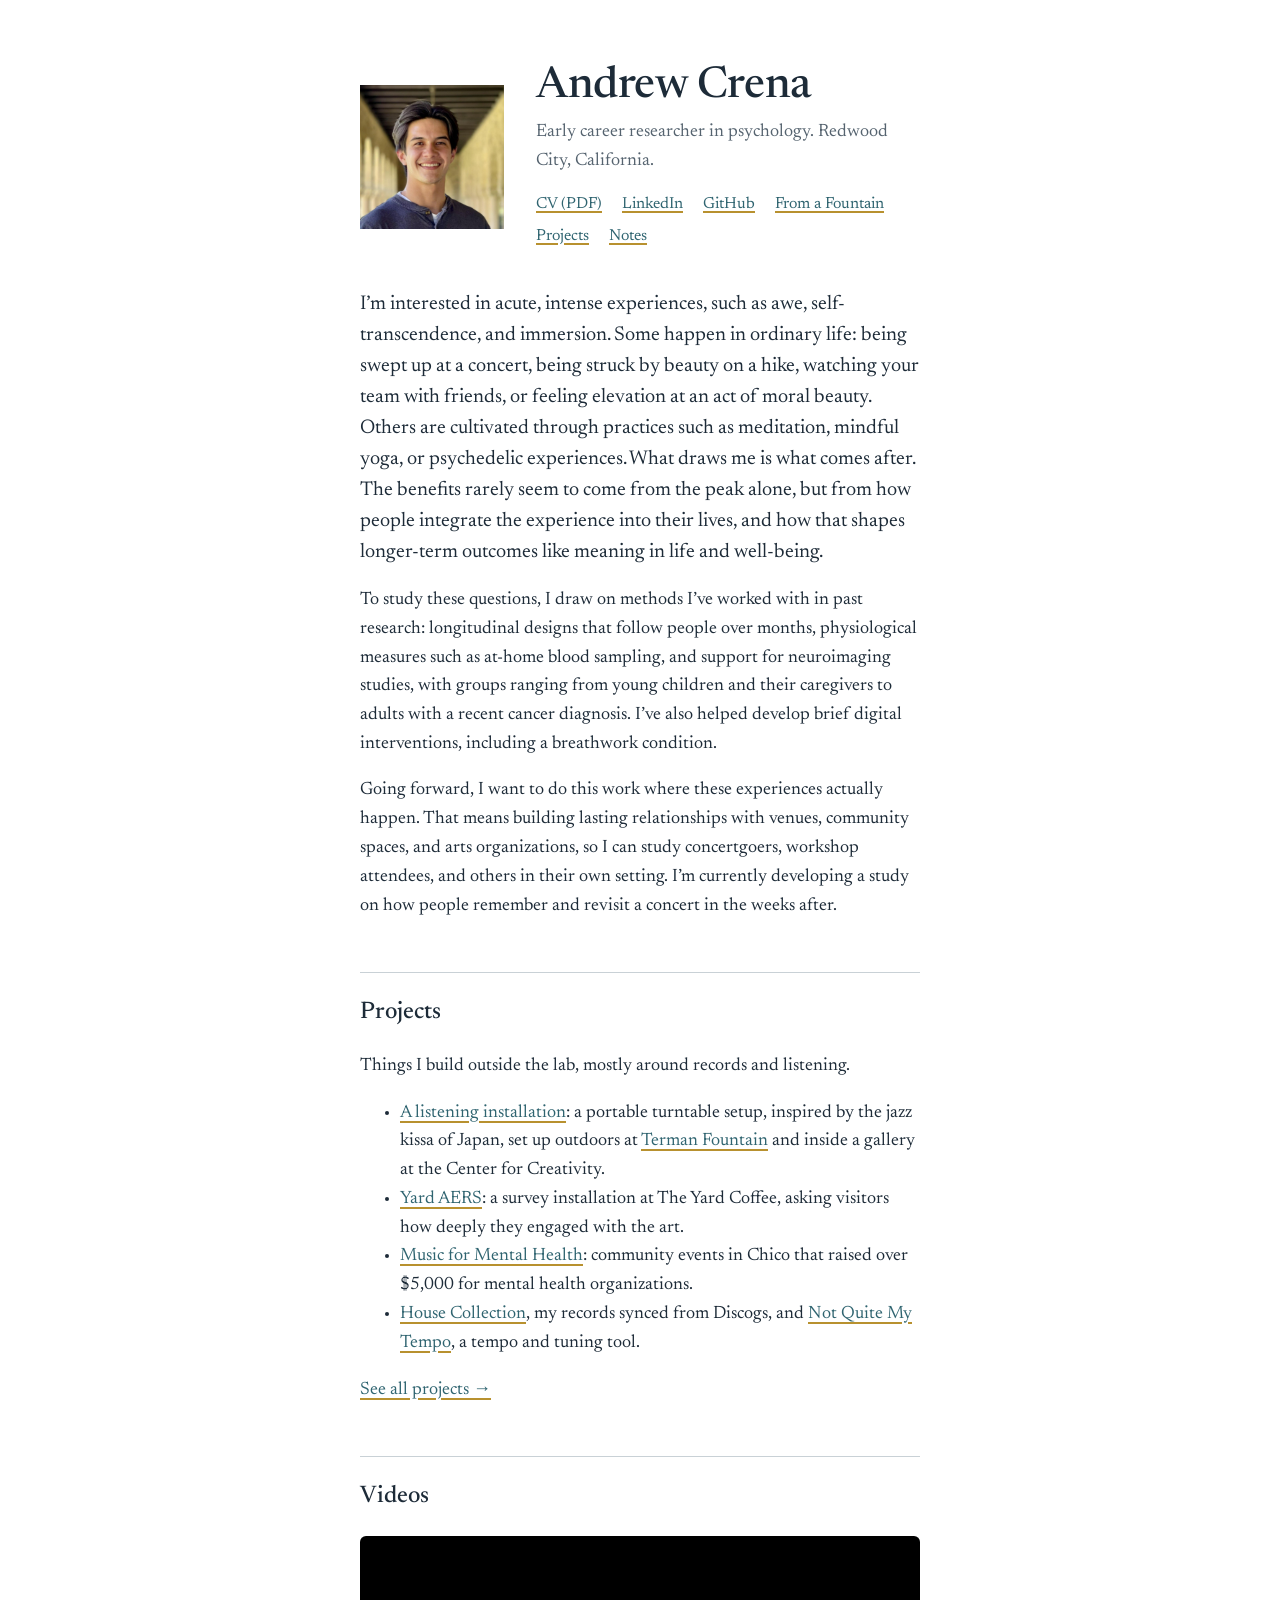
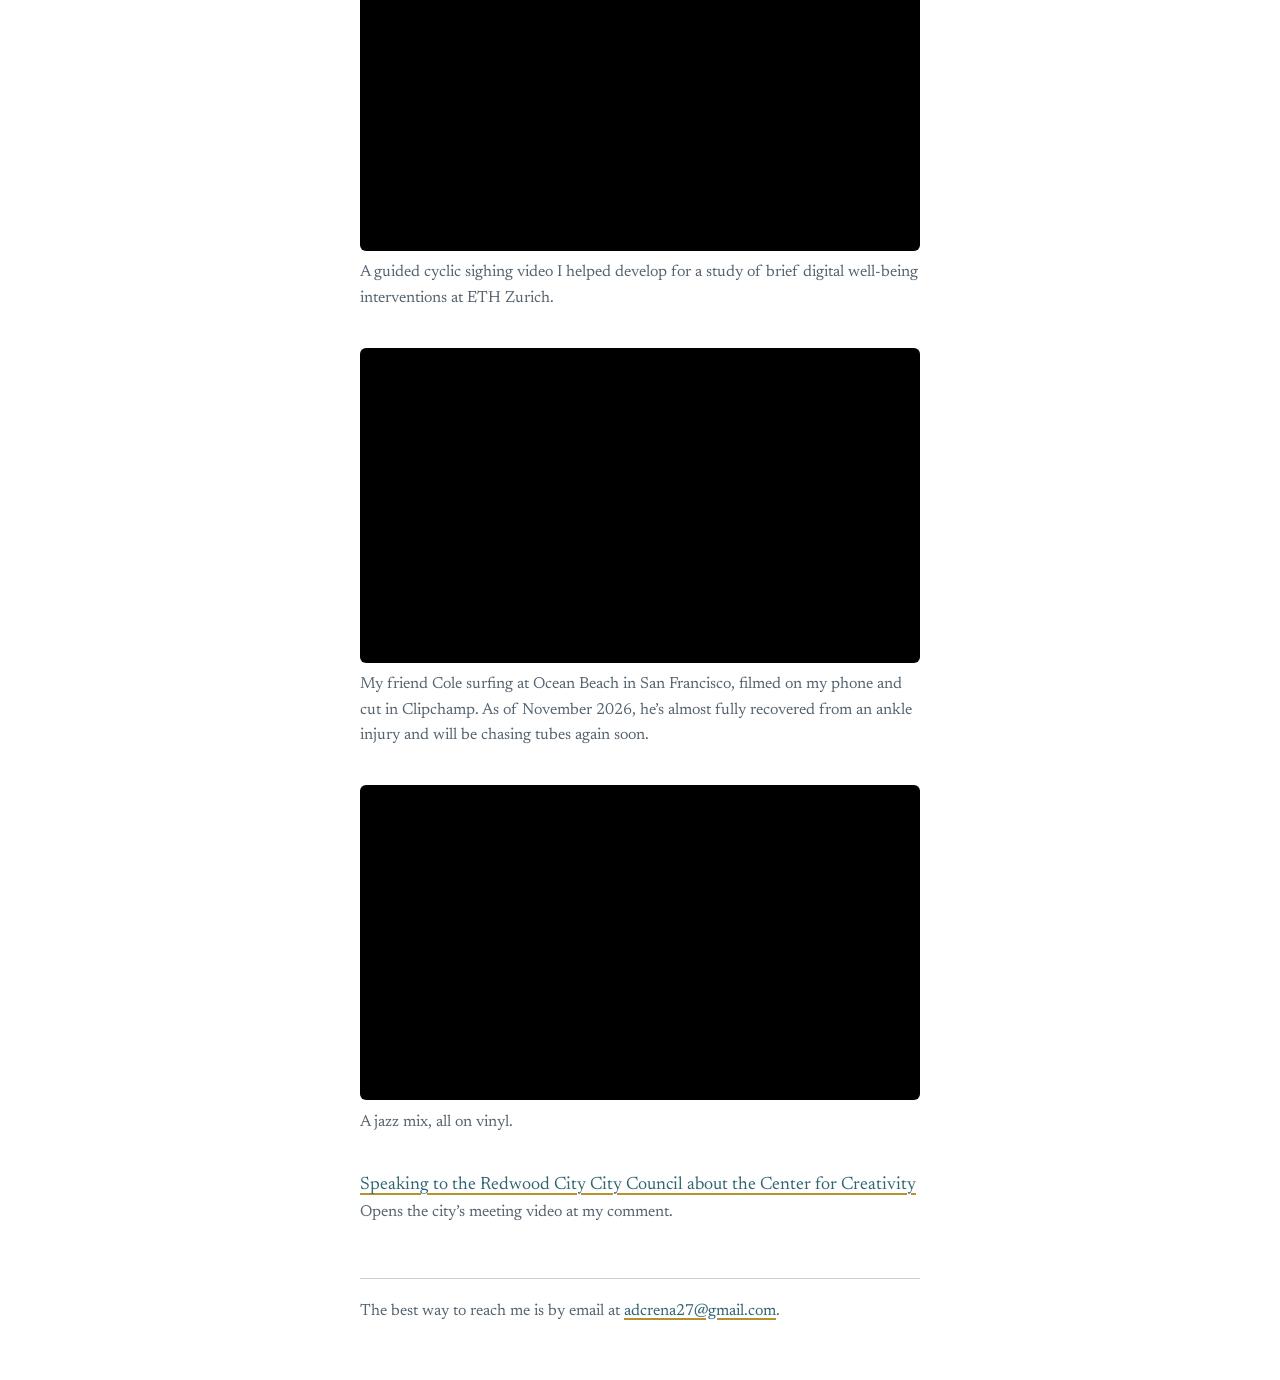
<file: index.html>
<!DOCTYPE html>
<html lang="en">
<head>
<meta charset="utf-8">
<meta name="viewport" content="width=device-width, initial-scale=1, viewport-fit=cover">
<title>Andrew Crena</title>
<meta name="description" content="Andrew Crena, early career researcher in psychology. Awe, live music, the arts, and what happens after intense experiences.">
<link rel="icon" href="data:image/svg+xml,<svg xmlns='http://www.w3.org/2000/svg' viewBox='0 0 100 100'><text y='.9em' font-size='90'>🎶</text></svg>">
<link rel="preconnect" href="https://fonts.googleapis.com">
<link rel="preconnect" href="https://fonts.gstatic.com" crossorigin>
<link href="https://fonts.googleapis.com/css2?family=Newsreader:ital,opsz,wght@0,6..72,400;0,6..72,500;0,6..72,600;1,6..72,400&display=swap" rel="stylesheet">
<style>
  :root {
    color-scheme: light;
    --bg: #fff;
    --ink: #1D2B38;       /* navy */
    --muted: #55636F;
    --accent: #2F6470;    /* cold sea */
    --sand: #B8912F;      /* sandstone arcade */
    --rule: #C9D1D6;
    box-sizing: border-box;
    padding-top: env(safe-area-inset-top, 0px);
    padding-bottom: env(safe-area-inset-bottom, 0px);
  }
  *, *::before, *::after { box-sizing: inherit; }
  html { scroll-padding-top: env(safe-area-inset-top, 0px); }
  body {
    margin: 0;
    background: var(--bg);
    color: var(--ink);
    font-family: "Newsreader", Georgia, "Times New Roman", serif;
    font-size: 1.125rem;
    line-height: 1.6;
    -webkit-font-smoothing: antialiased;
  }
  main {
    max-width: 38rem;
    margin: 0 auto;
    padding: 4rem 1.5rem 3rem;
  }

  .hero {
    display: grid;
    grid-template-columns: auto 1fr;
    gap: 2rem;
    align-items: center;
    margin-bottom: 2.5rem;
  }
  .portrait {
    width: 9rem;
    height: 9rem;
    object-fit: cover;
    object-position: 50% 35%;
    display: block;
    flex-shrink: 0;
  }
  h1 {
    font-size: 2.75rem;
    font-weight: 500;
    line-height: 1.05;
    letter-spacing: -0.01em;
    margin: 0 0 0.5rem;
  }
  .hero .line {
    color: var(--muted);
    font-size: 1.125rem;
    margin: 0;
  }
  .links {
    display: flex;
    flex-wrap: wrap;
    gap: 0.4rem 1.25rem;
    margin: 1rem 0 0;
    padding: 0;
    list-style: none;
    font-size: 1rem;
  }

  a {
    color: var(--accent);
    text-decoration-color: var(--sand);
    text-decoration-thickness: 1.5px;
    text-underline-offset: 0.2em;
  }
  a:hover { text-decoration-thickness: 3px; }
  a:focus-visible {
    outline: 2px solid var(--sand);
    outline-offset: 3px;
    border-radius: 2px;
  }

  .about p { margin: 0 0 1.1rem; }
  .about p:first-child { font-size: 1.25rem; line-height: 1.55; }

  h2 {
    font-size: 1.5rem;
    font-weight: 500;
    margin: 3.25rem 0 1.25rem;
    padding-top: 1.25rem;
    border-top: 1px solid var(--rule);
  }
  figure { margin: 0 0 2.25rem; }
  .video {
    position: relative;
    aspect-ratio: 16 / 9;
    background: #000;   /* behind the player while it loads */
    border-radius: 6px;
    overflow: hidden;
  }
  .video iframe {
    position: absolute;
    inset: 0;
    width: 100%;
    height: 100%;
    border: 0;
  }
  figcaption {
    color: var(--muted);
    font-size: 1rem;
    margin-top: 0.6rem;
  }
  .clip p { margin: 0; }
  .clip .where { color: var(--muted); font-size: 1rem; }

  footer {
    margin-top: 3.25rem;
    padding-top: 1.25rem;
    border-top: 1px solid var(--rule);
    font-size: 1rem;
    color: var(--muted);
  }
  footer p { margin: 0 0 0.5rem; }

  @media (max-width: 560px) {
    main { padding-top: 2.5rem; }
    .hero { grid-template-columns: 1fr; gap: 1.5rem; }
    .portrait { width: 8rem; height: 8rem; }
    h1 { font-size: 2.25rem; }
  }
</style>
</head>
<body>
<main>

  <header class="hero">
    <img class="portrait" src="headshot.jpg" alt="Andrew Crena" width="800" height="800">
    <div>
      <h1>Andrew Crena</h1>
      <p class="line">Early career researcher in psychology. Redwood City, California.</p>
      <ul class="links">
        <li><a href="Andrew_Crena_CV.pdf">CV (PDF)</a></li>
        <li><a href="https://www.linkedin.com/in/andrew-crena">LinkedIn</a></li>
        <li><a href="https://github.com/andrew-crena">GitHub</a></li>
        <li><a href="/fountain/">From a Fountain</a></li>
        <li><a href="/projects/">Projects</a></li>
        <li><a href="/my-digital-garden/">Notes</a></li>
      </ul>
    </div>
  </header>

  <section class="about">
    <p>I’m interested in acute, intense experiences, such as awe, self-transcendence, and immersion. Some happen in ordinary life: being swept up at a concert, being struck by beauty on a hike, watching your team with friends, or feeling elevation at an act of moral beauty. Others are cultivated through practices such as meditation, mindful yoga, or psychedelic experiences. What draws me is what comes after. The benefits rarely seem to come from the peak alone, but from how people integrate the experience into their lives, and how that shapes longer-term outcomes like meaning in life and well-being.</p>
    <p>To study these questions, I draw on methods I’ve worked with in past research: longitudinal designs that follow people over months, physiological measures such as at-home blood sampling, and support for neuroimaging studies, with groups ranging from young children and their caregivers to adults with a recent cancer diagnosis. I’ve also helped develop brief digital interventions, including a breathwork condition.</p>
    <p>Going forward, I want to do this work where these experiences actually happen. That means building lasting relationships with venues, community spaces, and arts organizations, so I can study concertgoers, workshop attendees, and others in their own setting. I’m currently developing a study on how people remember and revisit a concert in the weeks after.</p>
  </section>

  <h2 id="projects">Projects</h2>

  <section class="projects">
    <p>Things I build outside the lab, mostly around records and listening.</p>
    <ul>
      <li><a href="/projects/#kissa">A listening installation</a>: a portable turntable setup, inspired by the jazz kissa of Japan, set up outdoors at <a href="/fountain/">Terman Fountain</a> and inside a gallery at the Center for Creativity.</li>
      <li><a href="/projects/yard-aers/">Yard AERS</a>: a survey installation at The Yard Coffee, asking visitors how deeply they engaged with the art.</li>
      <li><a href="/projects/music-for-mental-health/">Music for Mental Health</a>: community events in Chico that raised over $5,000 for mental health organizations.</li>
      <li><a href="/house-collection/">House Collection</a>, my records synced from Discogs, and <a href="/not-quite-my-tempo/">Not Quite My Tempo</a>, a tempo and tuning tool.</li>
    </ul>
    <p><a href="/projects/">See all projects →</a></p>
  </section>

  <h2>Videos</h2>

  <figure>
    <div class="video">
      <iframe src="https://www.youtube-nocookie.com/embed/hCv4TkSzJXY" title="Guided cyclic sighing" loading="lazy" allow="accelerometer; encrypted-media; gyroscope; picture-in-picture; fullscreen" referrerpolicy="strict-origin-when-cross-origin" allowfullscreen></iframe>
    </div>
    <figcaption>A guided cyclic sighing video I helped develop for a study of brief digital well-being interventions at ETH Zurich.</figcaption>
  </figure>

  <figure>
    <div class="video">
      <iframe src="https://www.youtube-nocookie.com/embed/U_phlb0loNQ" title="Cole surfing at Ocean Beach" loading="lazy" allow="accelerometer; encrypted-media; gyroscope; picture-in-picture; fullscreen" referrerpolicy="strict-origin-when-cross-origin" allowfullscreen></iframe>
    </div>
    <figcaption>My friend Cole surfing at Ocean Beach in San Francisco, filmed on my phone and cut in Clipchamp. As of November 2026, he’s almost fully recovered from an ankle injury and will be chasing tubes again soon.</figcaption>
  </figure>

  <figure>
    <div class="video">
      <iframe src="https://www.youtube-nocookie.com/embed/ybwXv0GDrJA" title="Jazz on vinyl" loading="lazy" allow="accelerometer; encrypted-media; gyroscope; picture-in-picture; fullscreen" referrerpolicy="strict-origin-when-cross-origin" allowfullscreen></iframe>
    </div>
    <figcaption>A jazz mix, all on vinyl.</figcaption>
  </figure>

  <figure class="clip">
    <p><a href="https://redwoodcity-ca.granicus.com/player/clip/3728?meta_id=138499&amp;entrytime=12250">Speaking to the Redwood City City Council about the Center for Creativity</a></p>
    <p class="where">Opens the city’s meeting video at my comment.</p>
  </figure>

  <footer>
    <p>The best way to reach me is by email at <a href="mailto:adcrena27@gmail.com">adcrena27@gmail.com</a>.</p>
  </footer>

</main>
</body>
</html>
</file>
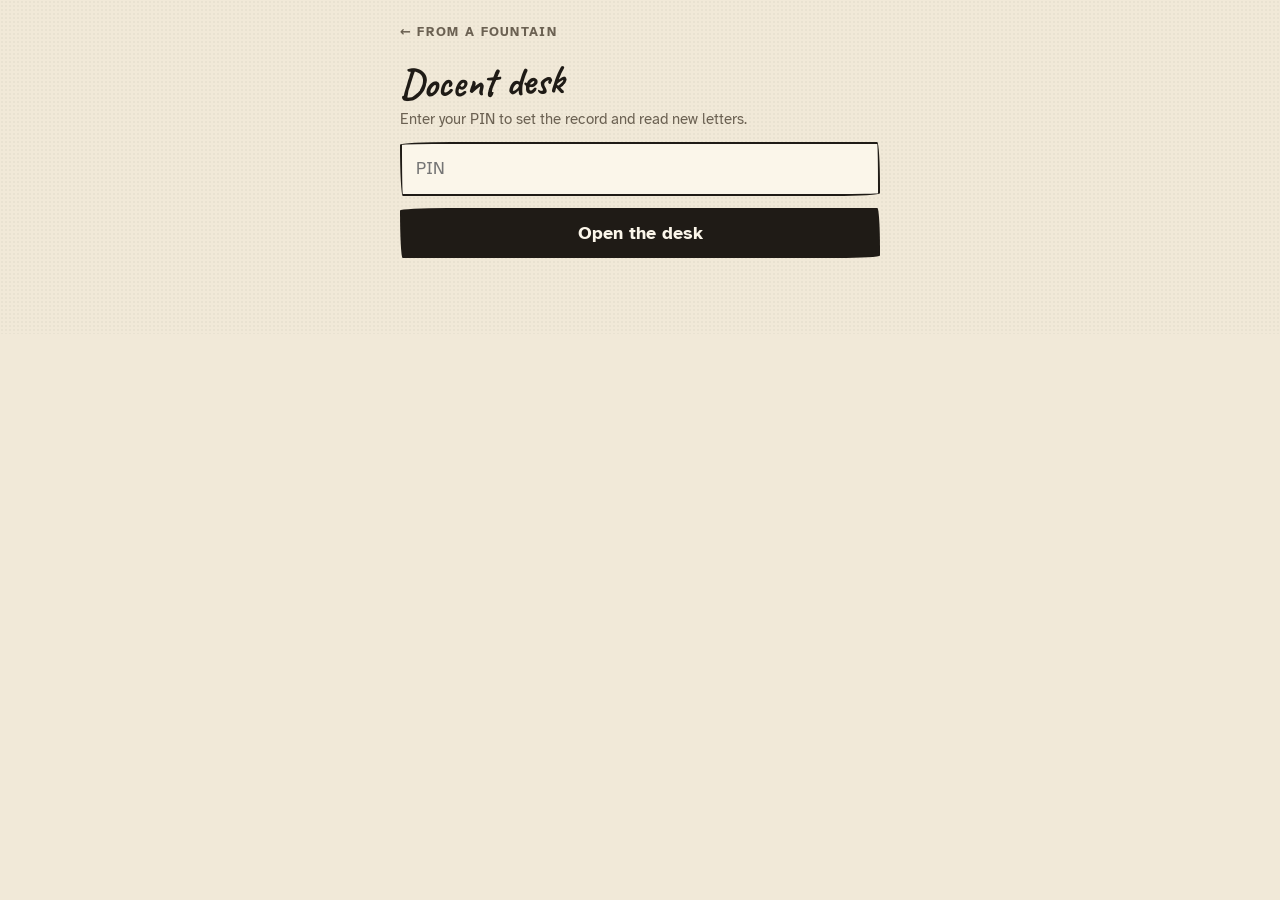
<file: docent/index.html>
<!doctype html>
<html lang="en">
<head>
<meta charset="utf-8">
<meta name="viewport" content="width=device-width, initial-scale=1, viewport-fit=cover">
<meta name="theme-color" content="#f1e9d8">
<title>From a Fountain · Docent Desk</title>
<link rel="stylesheet" href="https://fonts.googleapis.com/css2?family=Atkinson+Hyperlegible:ital,wght@0,400;0,700;1,400&family=Caveat:wght@500;700&family=Special+Elite&display=swap">
<script src="../fountain-config.js"></script>
<style>
/* Same paper as the rest of the site; the desk is two numbered jobs */
:root{
  --paper:#f1e9d8; --card:#fbf6ea; --ink:#1f1b16; --soft:#6b6152; --pencil:#8a8170; --red:#c8402c; --tape:#e9dcae; --line:#cdbf9f;
  --body:'Atkinson Hyperlegible',system-ui,sans-serif; --hand:'Caveat','Segoe Print',cursive; --type:'Special Elite','Courier New',monospace;
  --wobble:255px 14px 225px 14px/14px 225px 14px 255px;
  color-scheme:light;
}
*{box-sizing:border-box} [hidden]{display:none!important}
html{background:var(--paper)}
body{margin:0;background:var(--paper);color:var(--ink);font:17px/1.5 var(--body);
  background-image:radial-gradient(#00000008 1px,transparent 1px);background-size:4px 4px}
.wrap{max-width:520px;margin:0 auto;padding:max(18px,env(safe-area-inset-top)) max(20px,env(safe-area-inset-right)) 56px max(20px,env(safe-area-inset-left))}
button,input{font:inherit;color:inherit}
button{cursor:pointer}
:focus-visible{outline:3px solid var(--red);outline-offset:3px}
p{margin:0}
.box{border:2px solid var(--ink);border-radius:var(--wobble)}
.back{font:700 13px var(--body);letter-spacing:.1em;text-transform:uppercase;color:var(--soft);text-decoration:none}
h1{font:700 40px/1 var(--hand);margin:14px 0 10px;transform:rotate(-1.5deg)}
.soft{color:var(--soft);font-size:15px}
.stamp{display:inline-block;border:2.5px solid var(--red);color:var(--red);font:700 12px var(--body);letter-spacing:.14em;padding:3px 10px;transform:rotate(-3deg);border-radius:4px;text-transform:uppercase}
.stamp.off{border-color:var(--pencil);color:var(--pencil)}
input{width:100%;background:var(--card);border:2px solid var(--ink);border-radius:var(--wobble);padding:12px 14px;font-size:17px}
.dark{display:block;width:100%;padding:14px;background:var(--ink);color:var(--card);border:0;border-radius:var(--wobble);font:700 18px var(--body)}
.light{background:var(--card);padding:10px 14px;font:700 16px var(--body)}
.err{margin-top:8px;font:700 22px var(--hand);color:var(--red)}

.lock{display:grid;gap:12px;margin-top:10px}
.now{position:relative;background:var(--card);padding:16px;margin:14px 2px 0;display:grid;gap:6px;transform:rotate(-.5deg)}
.now .song{font:700 22px/1.2 var(--body)}
.now .stamp{justify-self:start}
.step{display:grid;grid-template-columns:30px 1fr;gap:10px;margin:30px 0 0}
.step > i{font:700 32px/1 var(--hand);font-style:normal;color:var(--red)}
.step h2{font:700 19px/1.25 var(--body);margin:0}
.step .soft{margin:2px 0 10px}
.rec{background:var(--card);padding:12px 14px;margin-top:10px}
.rec .t{font-weight:700}
.tracks{display:grid;gap:4px;margin-top:8px}
.trk{text-align:left;background:none;border:0;border-bottom:1.5px dashed var(--line);padding:8px 2px;font-size:16px}
.trk:hover{background:#0000000a}
.letter{background:var(--card);padding:14px 14px 12px;margin-top:12px}
.letter p.body{font:500 23px/1.15 var(--hand);white-space:pre-wrap;overflow-wrap:anywhere}
.letter .about{font:12px var(--type);color:var(--soft);margin:6px 0 10px}
.yn{display:grid;grid-template-columns:1fr 1fr;gap:8px}
.yn .show{background:var(--ink);color:var(--card)}
.empty{font:500 22px var(--hand);color:var(--soft)}
</style>
</head>
<body>
<div class="wrap">
  <a class="back" href="https://andrew-crena.github.io/fountain/">← From a Fountain</a>
  <h1>Docent desk</h1>

  <section id="lockS" class="lock">
    <p class="soft">Enter your PIN to set the record and read new letters.</p>
    <input id="pin" type="password" inputmode="numeric" autocomplete="current-password" placeholder="PIN" aria-label="Docent PIN">
    <button class="dark" id="unlock" type="button">Open the desk</button>
    <p class="err" id="lockMsg" role="status"></p>
  </section>

  <div id="main" hidden>
    <div class="now box" id="now" aria-live="polite"></div>

    <section class="step">
      <i>1</i>
      <div>
        <h2>Wrong record, or nothing showing?</h2>
        <p class="soft">Search your crate and tap the song that's on. The page then follows the side, track by track, and automatic recognition comes back when the side ends.</p>
        <input id="q" type="search" placeholder="Search your crate" aria-label="Search your crate">
        <div id="results"></div>
      </div>
    </section>

    <section class="step">
      <i>2</i>
      <div>
        <h2 id="pendHd">Letters waiting for you</h2>
        <p class="soft">Nothing shows in the letter book until you say yes.</p>
        <div id="pending"></div>
      </div>
    </section>
  </div>
</div>
<script>
(() => {
'use strict';
const API = (window.FOUNTAIN_API || '').replace(/\/$/, '') + '/api';
// On the website, fountain-config.js supplies fountainFetch, which tries each service address;
// served by the service itself there is no config and requests stay same-origin.
const req = (p, o) => window.fountainFetch ? window.fountainFetch('/api' + p, o) : fetch(API + p, o);
const $ = s => document.querySelector(s);
const esc = s => String(s ?? '').replace(/[&<>"]/g, c => ({'&':'&amp;','<':'&lt;','>':'&gt;','"':'&quot;'}[c]));
let PIN = '';
try { PIN = sessionStorage.getItem('pin') || ''; } catch {}
const call = (p, body) => req(p, {
  method: body ? 'POST' : 'GET',
  headers: { 'X-Docent-Pin': PIN, 'Content-Type': 'application/json', 'ngrok-skip-browser-warning': '1' },
  body: body ? JSON.stringify(body) : undefined }).then(async r => { const d = await r.json(); if (!r.ok) throw new Error(d.error); return d; });

async function unlock() {
  try { await call('/pending'); }
  catch (e) { $('#lockMsg').textContent = e.message === 'Failed to fetch' ? 'Can’t reach the letter book. Is the launcher running?' : (e.message || 'Wrong PIN.'); return; }
  try { sessionStorage.setItem('pin', PIN); } catch {}
  $('#lockS').hidden = true; $('#main').hidden = false;
  loadNow(); loadPending(); setInterval(loadNow, 15000); setInterval(loadPending, 30000);
  // Refresh as soon as the page is looked at again (phones pause timers while locked or in the background).
  const again = () => { if (!document.hidden) loadNow(); };
  document.addEventListener('visibilitychange', again);
  window.addEventListener('pageshow', again);
}
$('#unlock').onclick = () => { PIN = $('#pin').value.trim(); unlock(); };
$('#pin').onkeydown = e => { if (e.key === 'Enter') $('#unlock').click(); };

function showNow(n) {
  if (!n.artist) {
    $('#now').innerHTML = '<span class="stamp off">Listening for the record</span><p class="soft">Nothing identified yet. If a record is on, set it in step 1.</p>';
    return;
  }
  const manual = n.source === 'manual';
  $('#now').innerHTML = `
    <span class="stamp${manual ? ' off' : ''}">${manual ? 'Set by you' : '● Found automatically'}</span>
    <p class="song">${esc(n.song || n.album)}</p>
    <p class="soft">${esc(n.artist)}${n.album && n.song ? ' · ' + esc(n.album) : ''}</p>
    ${manual ? '<p class="soft">Automatic recognition is paused.</p><button class="light box" id="auto" type="button">Turn automatic back on</button>' : ''}`;
  const a = $('#auto'); if (a) a.onclick = async () => showNow(await call('/now', { mode: 'auto' }));
}
const loadNow = () => req('/now', { headers: { 'ngrok-skip-browser-warning': '1' } }).then(r => r.json()).then(showNow).catch(() => {});

let t;
$('#q').oninput = () => { clearTimeout(t); t = setTimeout(search, 250); };
async function search() {
  const q = $('#q').value.trim();
  if (q.length < 2) { $('#results').innerHTML = ''; return; }
  const rs = await call('/search?q=' + encodeURIComponent(q)).catch(() => []);
  $('#results').innerHTML = rs.map((r, i) => `<div class="rec box"><p class="t">${esc(r.album)}</p><p class="soft">${esc(r.artist)}${r.year ? ' · ' + r.year : ''}</p>
    <div class="tracks">${r.tracks.length ? r.tracks.map((s, j) => `<button class="trk" type="button" data-r="${i}" data-t="${j}">${esc(s)}</button>`).join('')
      : `<button class="trk" type="button" data-r="${i}" data-t="-1">Set this record</button>`}</div></div>`).join('')
    || '<p class="empty">Not in the crate.</p>';
  $('#results').onclick = async e => {
    const b = e.target.closest('.trk'); if (!b) return;
    const r = rs[+b.dataset.r];
    showNow(await call('/now', { release_id: r.release_id, song: r.tracks[+b.dataset.t] || '' }));
    $('#q').value = ''; $('#results').innerHTML = '';
    window.scrollTo({ top: 0, behavior: 'smooth' });
  };
}

async function loadPending() {
  const ls = await call('/pending').catch(() => []);
  $('#pendHd').textContent = ls.length ? `Letters waiting for you (${ls.length})` : 'Letters waiting for you';
  $('#pending').innerHTML = ls.map(l => `<div class="letter box"><p class="body">${esc(l.body)}</p>
    <p class="about">about ${esc(l.song ? '“' + l.song + '”' : l.album || l.artist)} · ${esc(l.artist)}${l.name ? ' · from ' + esc(l.name) : ''}</p>
    <div class="yn"><button class="light box show" type="button" data-id="${l.id}" data-a="approve">Show it</button><button class="light box" type="button" data-id="${l.id}" data-a="reject">Hide it</button></div></div>`).join('')
    || '<p class="empty">All caught up.</p>';
}
$('#pending').onclick = async e => {
  const b = e.target.closest('button[data-id]'); if (!b) return;
  await call(`/letters/${b.dataset.id}/${b.dataset.a}`, {}).catch(() => {});
  loadPending();
};

if (PIN) unlock();
})();
</script>
</body>
</html>
</file>
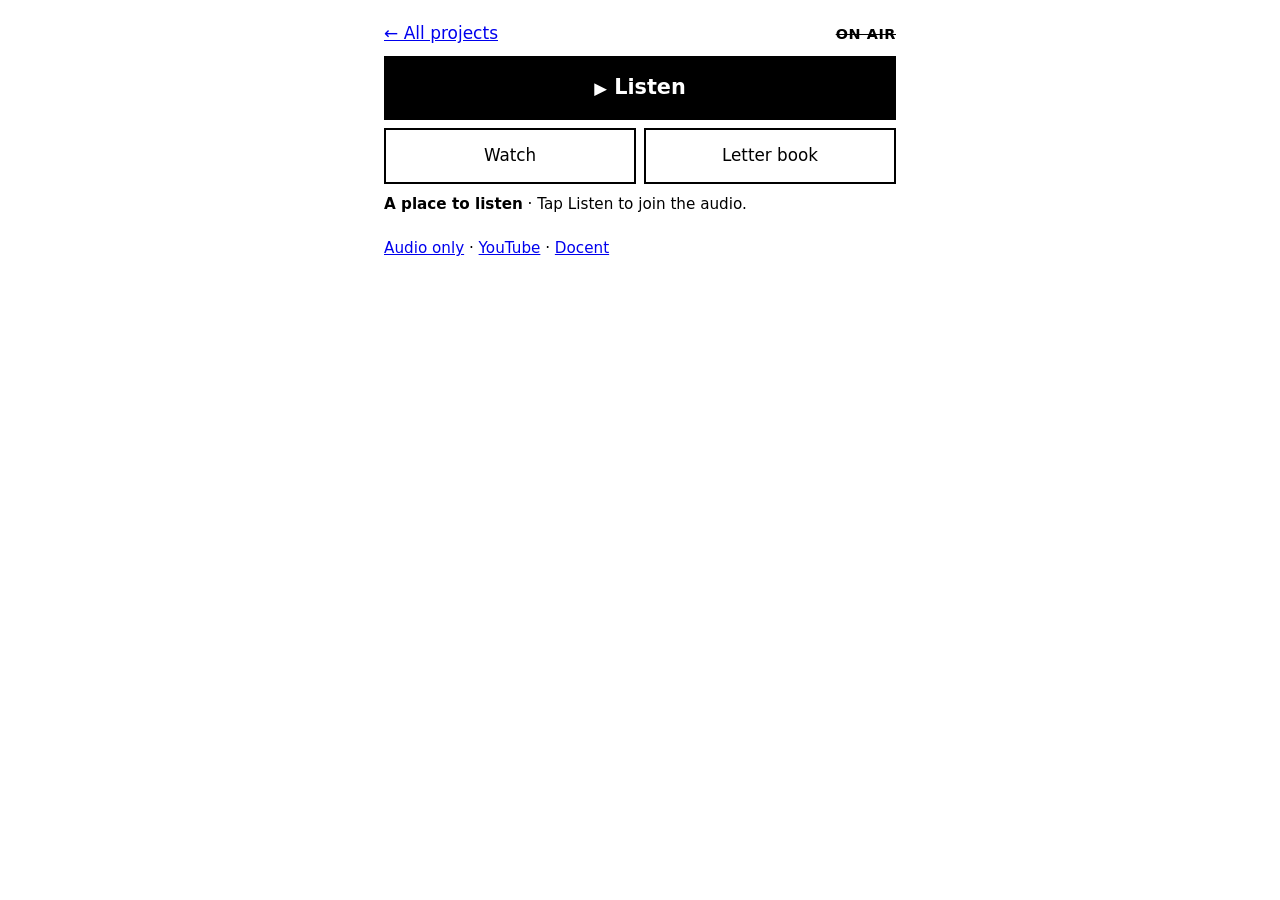
<file: fountain/index.html>
<!doctype html>
<html lang="en">
<head>
  <meta charset="utf-8">
  <meta name="viewport" content="width=device-width, initial-scale=1, viewport-fit=cover">
  <meta name="referrer" content="strict-origin-when-cross-origin">
  <meta name="color-scheme" content="light">
  <meta name="description" content="Records played live on a turntable and streamed. Listen, watch, or leave a memory in the letter book.">
  <title>Live vinyl</title>
  <script src="../fountain-config.js"></script>
  <style>
    :root { --ink: #000; --bg: #fff; --red: #c00000; --link: #0000ee; color-scheme: light; }
    * { box-sizing: border-box; }
    [hidden] { display: none !important; }
    html { background: var(--bg); }
    body { margin: 0; background: var(--bg); color: var(--ink); font: 17px/1.4 Calibri, Carlito, "Segoe UI", system-ui, sans-serif; }
    main { max-width: 34rem; margin: 0 auto;
      padding: max(.75rem, env(safe-area-inset-top)) max(1rem, env(safe-area-inset-right)) 1.5rem max(1rem, env(safe-area-inset-left)); }
    a { color: var(--link); }
    :focus-visible { outline: 2px solid var(--ink); outline-offset: 2px; }

    .bar { display: flex; justify-content: space-between; align-items: center; min-height: 44px; }
    .bar a { display: inline-flex; align-items: center; min-height: 44px; }
    #onair { font-weight: 700; letter-spacing: .04em; text-transform: uppercase; font-size: .9rem; text-decoration: line-through; }
    #onair.live { color: var(--red); text-decoration: none; }

    .options { display: grid; grid-template-columns: 1fr 1fr; gap: .5rem; }
    .options .actions { display: contents; }
    .options button, .options a.opt { font: inherit; font-size: 1.05rem; min-height: 56px; padding: .6rem; border: 2px solid var(--ink);
      background: var(--bg); color: var(--ink); cursor: pointer; text-decoration: none; display: flex; align-items: center; justify-content: center; gap: .45rem; }
    .options:has(#watch[hidden]) a.opt { grid-column: 1 / -1; }
    #listen { grid-column: 1 / -1; min-height: 64px; font-size: 1.3rem; font-weight: 700; background: var(--ink); color: var(--bg); }
    #listen .icon::before { content: '\25B6'; font-size: .8em; }
    #listen[aria-pressed="true"] .icon::before { content: '\25A0'; }
    .status { margin: .6rem 0 .75rem; font-size: .95rem; min-height: 1.4em; }
    .status #badge { font-weight: 700; }
    audio { width: 100%; display: block; margin: 0 0 .75rem; }
    .video-frame iframe { display: block; width: 100%; aspect-ratio: 16 / 9; border: 0; background: #000; }
    #video-panel p { margin: .35rem 0 .75rem; }
    footer { margin-top: .4rem; font-size: .95rem; }
    footer a { display: inline-block; padding: .7rem 0; }

    /* What's playing, at the top: cover, song, artist, album · year, and the question */
    .now { margin: .25rem 0 .75rem; }
    .now .in { display: flex; gap: .75rem; align-items: center; }
    .now img { width: 76px; height: 76px; object-fit: cover; flex: none; }
    .now .txt { min-width: 0; line-height: 1.25; }
    .now .song { font-weight: 700; font-size: 1.15rem; overflow-wrap: anywhere; }
    .now .ask { display: flex; align-items: center; justify-content: center; gap: .4rem; min-height: 56px; margin-top: .6rem;
      padding: .6rem .8rem; border: 2px solid var(--link); color: var(--link); font-size: 1.1rem; font-weight: 700; text-decoration: none; text-align: center; }
  </style>
</head>
<body>
  <!-- Configuration: keep the stream URL in the audio element and direct-audio link in sync.
       Optional: set data-video-id to this session's 11-character YouTube video ID.
       With no video ID, the existing channel embed is kept as a compatibility fallback.
       No passwords, tokens, or private server configuration belong in this file. -->
  <main class="fountain" id="fountain" data-state="ready"
        data-channel="UCaOM2mNthp-3w-bGoTy8MAg" data-video-id="">
    <nav class="bar" aria-label="Site">
      <a href="/projects/">&larr; All projects</a>
      <span id="onair">On air</span>
    </nav>

    <section class="now" id="now" aria-label="Playing now" hidden>
      <div class="in">
        <img id="now-cover" alt="" width="76" height="76" hidden>
        <div class="txt">
          <div class="song" id="now-song"></div>
          <div id="now-by"></div>
          <div id="now-meta"></div>
        </div>
      </div>
      <a class="ask" href="../letters/">What does this song bring back? <span aria-hidden="true">&rarr;</span></a>
    </section>

    <div class="options">
      <div class="actions" id="actions" hidden>
        <button id="listen" type="button" aria-pressed="false" aria-controls="audio-panel">
          <span class="icon" aria-hidden="true"></span><span id="listen-label">Listen</span>
        </button>
        <button id="watch" type="button" aria-expanded="false" aria-controls="video-panel"><span id="watch-label">Watch</span></button>
      </div>
      <a class="opt" href="../letters/">Letter book</a>
    </div>

    <p class="status" role="status" aria-live="polite" aria-atomic="true"><span id="badge">A place to listen</span> · <span id="message">Press play to join the audio.</span></p>
    <section id="audio-panel" aria-label="Live audio player">
      <audio id="audio" controls preload="none" aria-label="Live vinyl audio"
             src="https://malika-unflaky-loan.ngrok-free.dev/stream.aac"
             data-alt-src="https://cuddly-doe-adversely.ngrok-free.app/stream.aac https://malika-unflaky-loan.ngrok-free.dev/stream.mp3 https://cuddly-doe-adversely.ngrok-free.app/stream.mp3"></audio>
    </section>
    <section id="video-panel" aria-label="Live video of the turntable" hidden>
      <div class="video-frame" id="video-mount"></div>
      <p><a id="video-fallback" href="https://www.youtube.com/channel/UCaOM2mNthp-3w-bGoTy8MAg/live" target="_blank" rel="noopener">Open the video on YouTube</a></p>
    </section>
    <noscript><p>The audio player above works without JavaScript.</p></noscript>

    <footer>
      <a id="direct-audio" href="https://malika-unflaky-loan.ngrok-free.dev/stream.aac" target="_blank" rel="noopener">Audio only</a> ·
      <a id="direct-video" href="https://www.youtube.com/channel/UCaOM2mNthp-3w-bGoTy8MAg/live" target="_blank" rel="noopener">YouTube</a> ·
      <a href="../docent/">Docent</a>
    </footer>
  </main>

  <script>
  (() => {
    'use strict';
    const root = document.getElementById('fountain');
    if (!root || root.dataset.initialized) return;
    const get = id => document.getElementById(id);
    const audio = get('audio');
    const listen = get('listen');
    const watch = get('watch');
    const audioPanel = get('audio-panel');
    const videoPanel = get('video-panel');
    const videoMount = get('video-mount');
    let source;
    try {
      source = new URL(audio.getAttribute('src'), document.baseURI);
      if (source.protocol !== 'https:' || source.username || source.password) throw new Error('Invalid stream URL');
    } catch (_) {
      get('message').textContent = 'The audio address needs attention. You can try the video link below.';
      return; // Leave the plain HTML player and links available.
    }
    root.dataset.initialized = '1';
    get('direct-audio').href = source.href;
    // The launcher puts the stream on one of two ngrok addresses, in AAC or MP3;
    // move to the next one whenever a connection attempt fails.
    const sources = [source];
    for (const alt of (audio.dataset.altSrc || '').split(/\s+/).filter(Boolean)) {
      try { const u = new URL(alt); if (u.protocol === 'https:' && !u.username && !u.password) sources.push(u); } catch (_) {}
    }
    let srcIdx = 0;
    const channel = root.dataset.channel || '';
    const videoId = root.dataset.videoId || '';
    const validVideo = /^[A-Za-z0-9_-]{11}$/.test(videoId);
    const validChannel = /^UC[A-Za-z0-9_-]{22}$/.test(channel);
    const videoURL = validVideo ? 'https://www.youtube.com/watch?v=' + videoId :
      (validChannel ? 'https://www.youtube.com/channel/' + channel + '/live' : '');
    if (videoURL) {
      get('video-fallback').href = videoURL;
      get('direct-video').href = videoURL;
    } else {
      watch.hidden = true;
      get('direct-video').hidden = true;
    }

    // Intent belongs to the listener. Player events may report failure, but must
    // never turn a pause/stop into permission to start again.
    let mode = 'idle';
    let intent = false;
    let phase = 'ready';
    let generation = 0;
    let resetting = false;
    let retries = 0;
    let retryTimer = null;
    let watchdog = null;
    let lastTime = 0;
    let lastProgress = 0;
    let stableSince = null;
    const retryDelays = [1000, 2000, 4000, 8000, 15000, 30000];
    const silenceTimeout = 12000; // No playback-clock progress, NOT quiet music.
    const now = () => performance.now();
    const active = () => mode === 'audio' && intent;

    function mediaState(value) {
      try { if ('mediaSession' in navigator) navigator.mediaSession.playbackState = value; } catch (_) {}
    }
    function show(next, badge, message) {
      phase = next;
      root.dataset.state = next;
      if (get('badge').textContent !== badge) get('badge').textContent = badge;
      if (get('message').textContent !== message) get('message').textContent = message;
      get('listen-label').textContent = active() ? 'Stop' : 'Listen';
      listen.setAttribute('aria-pressed', String(active()));
      get('watch-label').textContent = mode === 'video' ? 'Close video' : 'Watch';
      watch.setAttribute('aria-expanded', String(mode === 'video'));
      audioPanel.hidden = !active();
      videoPanel.hidden = mode !== 'video';
      mediaState(next === 'playing' ? 'playing' : (mode === 'audio' ? 'paused' : 'none'));
    }
    function cancelRetry() {
      clearTimeout(retryTimer);
      retryTimer = null;
    }
    function clearWork() {
      cancelRetry();
      clearInterval(watchdog);
      watchdog = null;
    }
    function releaseAudio() {
      resetting = true;
      audio.pause();
      audio.removeAttribute('src');
      audio.load(); // Disconnect the live response and discard delayed audio.
    }
    function removeVideo() {
      while (videoMount.firstChild) videoMount.removeChild(videoMount.firstChild);
    }
    function stop(message = 'Tap Listen whenever you want to rejoin.') {
      const returnFocus = document.activeElement === audio;
      intent = false;
      generation++;
      clearWork();
      releaseAudio();
      removeVideo();
      mode = 'idle';
      retries = 0;
      stableSince = null;
      show('paused', 'Paused', message);
      if (returnFocus) listen.focus();
    }
    function unavailable() {
      stop('The audio could not connect. Tap Listen to try again, or use the direct links below.');
      show('unavailable', 'Audio unavailable', get('message').textContent);
    }
    function queueRetry(message = 'The audio connection dropped. Trying to reconnect…') {
      if (!active() || retryTimer !== null) return;
      stableSince = null;
      if (navigator.onLine === false) {
        show('offline', 'Waiting for connection', 'Your device reports no connection. Listening will retry when it returns.');
        return;
      }
      if (retries >= retryDelays.length) { unavailable(); return; }
      srcIdx = (srcIdx + 1) % sources.length;
      const delay = retryDelays[retries++] * (.8 + Math.random() * .4);
      show('reconnecting', 'Reconnecting', message);
      const ticket = generation;
      retryTimer = setTimeout(() => {
        retryTimer = null;
        if (ticket === generation && active()) connect();
      }, delay);
    }
    function playFailure(error, ticket) {
      if (ticket !== generation || !active()) return;
      if (error && error.name === 'NotAllowedError') {
        stop('Tap Listen again to allow sound, or open the audio directly below.');
        show('blocked', 'Tap to play', get('message').textContent);
      } else if (!error || error.name !== 'AbortError') {
        // A missing mount can surface as NotSupportedError; it is not proof of
        // a permanently unsupported codec. Retry a bounded number of times.
        queueRetry('The audio is not available yet. Trying again…');
      }
      // A current AbortError remains covered by the connection watchdog.
    }
    function markPlaying() {
      if (!active() || audio.paused || audio.readyState < 2 || audio.error) return;
      cancelRetry();
      if (phase !== 'playing') stableSince = now();
      get('direct-audio').href = sources[srcIdx].href;
      const stamp = get('onair'); stamp.textContent = 'On air'; stamp.classList.add('live');
      show('playing', 'Playing', 'You’re listening to the turntable stream.');
    }
    function tick() {
      if (!active()) return;
      const time = audio.currentTime;
      if (!audio.paused && time > lastTime + .01) {
        lastTime = time;
        lastProgress = now();
        markPlaying();
        if (stableSince !== null && now() - stableSince >= 20000) retries = 0;
      } else if (now() - lastProgress >= silenceTimeout) {
        queueRetry('The audio has stopped arriving. Trying to reconnect…');
      }
    }
    function connect() {
      if (!active()) return;
      cancelRetry();
      const ticket = ++generation;
      lastTime = 0;
      lastProgress = now();
      stableSince = null;
      resetting = true;
      const url = new URL(sources[srcIdx].href);
      url.searchParams.set('_fountain', Date.now() + '-' + ticket);
      audio.src = url.href;
      audio.load();
      show('connecting', 'Connecting', 'Joining the audio…');
      // Keep play() in the original button event; never await a status fetch first.
      try {
        const attempt = audio.play();
        if (attempt && typeof attempt.catch === 'function') attempt.catch(error => playFailure(error, ticket));
      } catch (error) { playFailure(error, ticket); }
      if (active() && watchdog === null) watchdog = setInterval(tick, 1000);
    }
    function startListening() {
      if (active()) return;
      removeVideo();
      intent = true;
      mode = 'audio';
      retries = 0;
      try {
        if ('mediaSession' in navigator && 'MediaMetadata' in window) {
          navigator.mediaSession.metadata = new MediaMetadata({title: 'Live vinyl', artist: 'Andrew Crena'});
        }
      } catch (_) {}
      connect();
    }
    function openVideo() {
      if (mode === 'video') { stop(); return; }
      stop();
      if (!videoURL) return;
      mode = 'video';
      const frame = document.createElement('iframe');
      const embed = validVideo ? new URL('https://www.youtube-nocookie.com/embed/' + videoId) :
        new URL('https://www.youtube.com/embed/live_stream');
      if (!validVideo) embed.searchParams.set('channel', channel);
      embed.searchParams.set('playsinline', '1');
      embed.searchParams.set('rel', '0');
      embed.searchParams.set('autoplay', '0');
      frame.src = embed.href;
      frame.title = 'Live video of the turntable';
      frame.allow = 'autoplay; encrypted-media; picture-in-picture; fullscreen';
      frame.allowFullscreen = true;
      frame.referrerPolicy = 'strict-origin-when-cross-origin';
      videoMount.appendChild(frame);
      // Iframe load is not evidence that a stream exists or that sound is playing.
      show('video', 'Video player', 'Press play in the video, or open it on YouTube below.');
    }

    audio.addEventListener('loadstart', () => { resetting = false; });
    audio.addEventListener('playing', () => {
      if (!active()) { audio.pause(); return; }
      lastProgress = now();
      markPlaying();
    });
    audio.addEventListener('waiting', () => {
      if (!active() || phase === 'connecting' || retryTimer !== null) return;
      stableSince = null;
      show('buffering', 'Buffering', 'Waiting for more audio…');
    });
    audio.addEventListener('pause', () => {
      if (active() && audio.paused && !resetting && !audio.error && !audio.ended) stop();
    });
    audio.addEventListener('error', () => { if (audio.error) queueRetry('The audio is not available yet. Trying again…'); });
    audio.addEventListener('ended', () => { if (audio.ended) queueRetry(); });
    // stalled alone can occur while buffered audio keeps playing. The watchdog
    // observes actual playback-clock progress and gives recovery 12 seconds.
    audio.addEventListener('stalled', tick);
    listen.addEventListener('click', () => { if (active()) stop(); else startListening(); });
    watch.addEventListener('click', openVideo);
    for (const id of ['direct-audio', 'direct-video', 'video-fallback']) {
      get(id).addEventListener('click', () => stop('Playback stopped here. Continue in the new tab.'));
    }
    window.addEventListener('online', () => {
      if (active() && phase !== 'playing') { cancelRetry(); connect(); }
    });
    window.addEventListener('offline', () => {
      if (active() && phase !== 'playing') { cancelRetry(); queueRetry(); }
    });
    document.addEventListener('visibilitychange', () => {
      if (!document.hidden && active()) tick();
      // Do not pause on screen lock or tab hiding. The OS controls suspension.
    });
    window.addEventListener('pagehide', () => stop());
    if ('mediaSession' in navigator) {
      for (const [action, handler] of Object.entries({play: startListening, pause: stop, stop: stop})) {
        try { navigator.mediaSession.setActionHandler(action, () => handler()); } catch (_) {}
      }
    }
    releaseAudio();
    get('actions').hidden = false;
    show('ready', 'A place to listen', 'Tap Listen to join the audio.');
  })();
  </script>
  <script>
  // What's on the turntable, from the letter book service (addresses in fountain-config.js).
  (() => {
    'use strict';
    if (!window.fountainFetch) return;
    const $ = id => document.getElementById(id);
    const card = $('now'), stamp = $('onair'), cover = $('now-cover');
    function onAir(on) { stamp.classList.toggle('live', on); stamp.setAttribute('aria-label', on ? 'On air' : 'Off air'); }
    function showCard(on) { card.hidden = !on; }
    async function check() {
      try {
        const r = await window.fountainFetch('/api/now');
        const n = await r.json();
        onAir(true);
        const on = !!(n.artist && n.source !== 'none');
        showCard(on);
        if (!on) return;
        $('now-song').textContent = n.song || n.album;
        $('now-by').textContent = n.artist;
        $('now-meta').textContent = [n.song && n.album, n.year].filter(Boolean).join(' · ');
        if (n.cover && /^https:\/\//.test(n.cover)) { if (cover.src !== n.cover) cover.src = n.cover; cover.alt = 'Cover of ' + (n.album || n.song); cover.hidden = false; }
        else { cover.hidden = true; cover.removeAttribute('src'); }
      } catch (_) {
        showCard(false);
        // The music can be live without the letter book service; trust the player.
        if ($('fountain').dataset.state !== 'playing') onAir(false);
      }
    }
    check();
    setInterval(() => { if (!document.hidden) check(); }, 20000);
    // Refresh as soon as the page is looked at again (phones pause timers while locked or in the background).
    const again = () => { if (!document.hidden) check(); };
    document.addEventListener('visibilitychange', again);
    window.addEventListener('pageshow', again);
  })();
  </script>
</body>
</html>
</file>
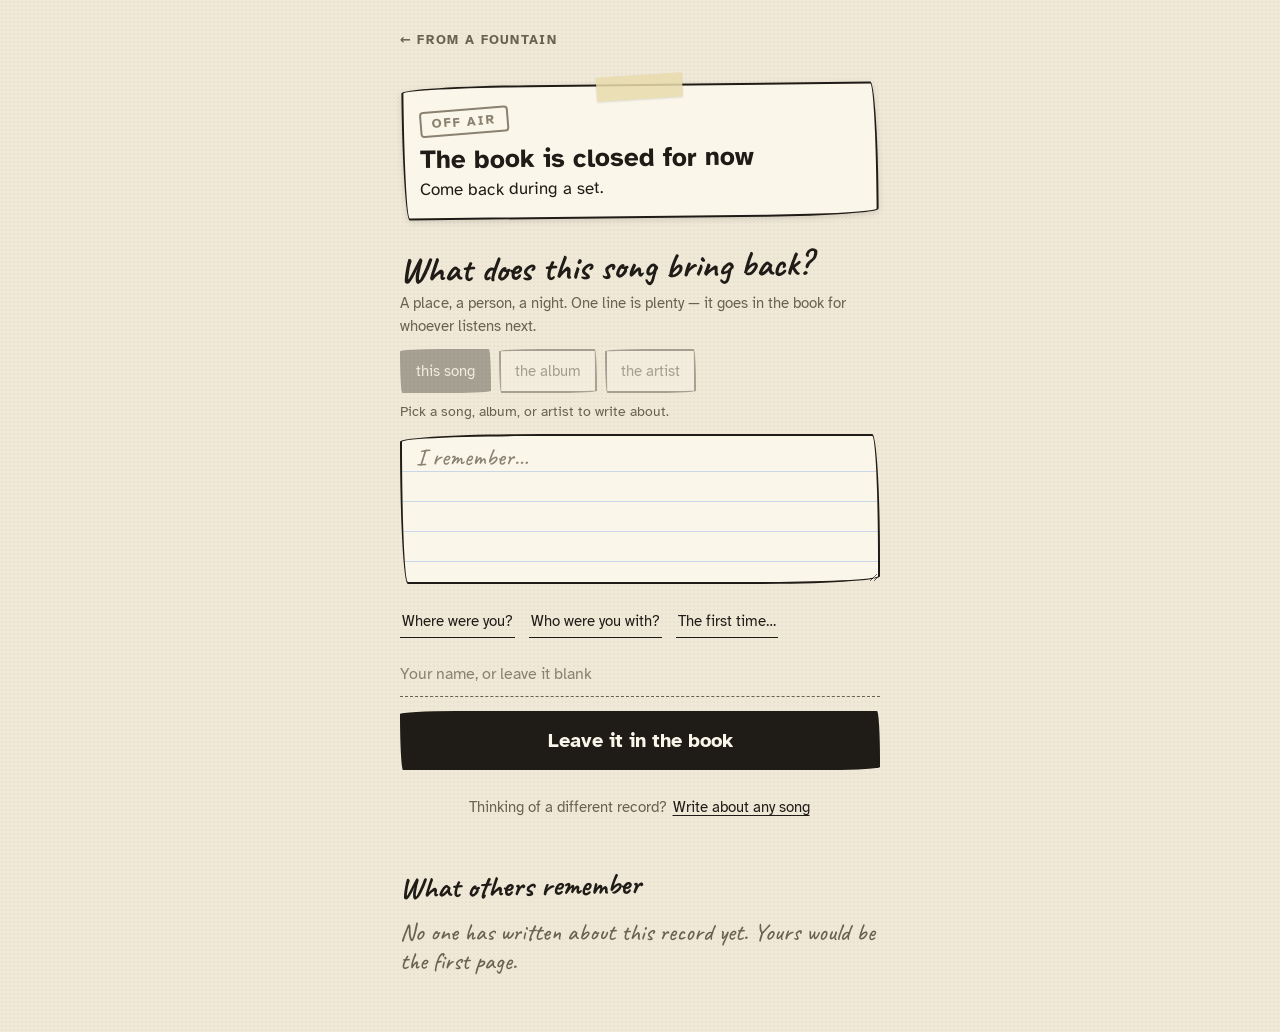
<file: letters/index.html>
<!doctype html>
<html lang="en">
<head>
<meta charset="utf-8">
<meta name="viewport" content="width=device-width, initial-scale=1, viewport-fit=cover">
<meta name="theme-color" content="#f1e9d8">
<title>From a Fountain · Letter Book</title>
<link rel="stylesheet" href="https://fonts.googleapis.com/css2?family=Atkinson+Hyperlegible:ital,wght@0,400;0,700;1,400&family=Caveat:wght@500;700&family=Special+Elite&display=swap">
<script src="../fountain-config.js"></script>
<style>
/* Paper on a counter: plain readable type for anything to read or tap; handwriting, tape and stamps for character */
:root{
  --paper:#f1e9d8; --card:#fbf6ea; --ink:#1f1b16; --soft:#6b6152; --pencil:#8a8170; --red:#c8402c; --tape:#e9dcae; --line:#cdbf9f; --rule:#c9d6e8;
  --body:'Atkinson Hyperlegible',system-ui,sans-serif; --hand:'Caveat','Segoe Print',cursive; --type:'Special Elite','Courier New',monospace;
  --wobble:255px 14px 225px 14px/14px 225px 14px 255px;
  color-scheme:light;
}
*{box-sizing:border-box} [hidden]{display:none!important}
html{background:var(--paper)}
body{margin:0;background:var(--paper);color:var(--ink);font:17px/1.5 var(--body);
  background-image:radial-gradient(#00000008 1px,transparent 1px);background-size:4px 4px}
.wrap{max-width:520px;margin:0 auto;padding:max(18px,env(safe-area-inset-top)) max(20px,env(safe-area-inset-right)) 56px max(20px,env(safe-area-inset-left))}
button,input,textarea{font:inherit;color:inherit}
button{cursor:pointer;touch-action:manipulation;-webkit-tap-highlight-color:transparent}
:focus-visible{outline:3px solid var(--red);outline-offset:3px}
a{color:var(--ink);text-underline-offset:3px}

.box{border:2px solid var(--ink);border-radius:var(--wobble)}
.tape{position:absolute;width:86px;height:24px;background:var(--tape);opacity:.85;box-shadow:0 1px 2px #0002;top:-11px;left:50%;transform:translateX(-50%) rotate(-3deg)}
.stamp{display:inline-block;border:2.5px solid var(--red);color:var(--red);font:700 13px var(--body);letter-spacing:.14em;padding:3px 10px;transform:rotate(-4deg);border-radius:4px;text-transform:uppercase}
.stamp.off{border-color:var(--pencil);color:var(--pencil)}
.back{font:700 13px var(--body);letter-spacing:.1em;text-transform:uppercase;color:var(--soft);text-decoration:none;display:inline-flex;align-items:center;min-height:44px}

/* now playing card */
.nowcard{position:relative;background:var(--card);padding:20px 16px 16px;margin:22px 2px 0;transform:rotate(-.6deg);box-shadow:0 2px 6px #0002}
.nowcard .song{font:700 26px/1.15 var(--body);margin:10px 0 2px;overflow-wrap:anywhere}
.nowcard .by{font-size:17px}
.meta{font:13px/1.6 var(--type);color:var(--soft);margin-top:12px;border-top:1.5px dashed var(--line);padding-top:10px;overflow-wrap:anywhere}
.meta:empty{display:none}
.meta div+div{margin-top:4px}
.allcred{background:none;border:0;padding:0;margin-top:6px;font:13px var(--type);color:var(--ink);text-decoration:underline;text-underline-offset:3px}

/* write */
.q{font:700 36px/1.05 var(--hand);margin:30px 0 6px;transform:rotate(-1deg);text-wrap:balance}
.sub{margin:0 0 12px;color:var(--soft);font-size:15px}
.which{display:flex;gap:8px;flex-wrap:wrap;margin-bottom:8px}
.which button{background:var(--card);padding:6px 14px;font-size:15px;min-height:44px}
.which button[aria-pressed="true"]{background:var(--ink);color:var(--card)}
.which button:disabled{opacity:.35;cursor:default}
.about{margin:0 0 12px;font-size:14px;color:var(--soft)}
.about b{color:var(--ink)}
textarea{display:block;width:100%;min-height:150px;resize:vertical;background:var(--card);border:2px solid var(--ink);border-radius:var(--wobble);
  padding:6px 14px;font:500 24px/30px var(--hand);caret-color:var(--red);
  background-image:repeating-linear-gradient(transparent 0 29px,var(--rule) 29px 30px);background-attachment:local;background-position:0 6px}
textarea::placeholder{color:var(--pencil)}
.starts{display:flex;flex-wrap:wrap;gap:4px 14px;margin:10px 0 14px}
.starts button{background:none;border:0;border-bottom:1.5px solid var(--ink);padding:12px 2px 1px;font-size:15px;min-height:44px}
.name{width:100%;background:none;border:0;border-bottom:1.5px dashed var(--soft);padding:10px 0;min-height:44px;margin-bottom:14px;font-size:16px;border-radius:0}
.name::placeholder{color:var(--pencil)}
.big{display:block;width:100%;padding:17px;background:var(--ink);color:var(--card);border:0;border-radius:var(--wobble);font:700 20px var(--body)}
.big:disabled{opacity:.6}
.msg{margin:12px 0 0;font:700 24px/1.15 var(--hand);color:var(--red);text-align:center;transform:rotate(-1deg)}
.other{margin:14px 0 0;font-size:15px;color:var(--soft);text-align:center}
.other button{background:none;border:0;padding:12px 2px;min-height:44px;color:var(--ink);text-decoration:underline;text-underline-offset:3px}
.picker{display:grid;gap:6px;margin-top:10px}
.picker input{width:100%;background:var(--card);border:2px solid var(--ink);border-radius:var(--wobble);padding:11px 14px;font-size:16px}
.pick{text-align:left;background:var(--card);padding:10px 14px;font-size:15px}

/* read */
.readhd{display:flex;justify-content:space-between;align-items:baseline;gap:12px;margin:40px 0 4px}
.readhd .q{margin:0;font-size:30px}
.readhd span{font:14px var(--type);color:var(--soft);white-space:nowrap}
.letter{position:relative;background:var(--card);padding:16px 16px 12px;margin:20px 4px 0;box-shadow:0 2px 5px #0002}
.letter:nth-child(odd){transform:rotate(-.7deg)} .letter:nth-child(even){transform:rotate(.6deg)}
.letter:nth-child(3n) .tape{left:22%} .letter:nth-child(3n+1) .tape{left:74%}
.letter p{margin:6px 0 6px;font:500 25px/1.15 var(--hand);white-space:pre-wrap;overflow-wrap:anywhere}
.letter .row{display:flex;justify-content:space-between;gap:10px;font:12px var(--type);color:var(--soft)}
.letter .row b{color:var(--red);font-weight:400;text-align:right}
.empty{margin:16px 0 0;font:500 24px/1.2 var(--hand);color:var(--soft)}
.more{display:block;width:100%;margin:24px 0 0;padding:13px;background:var(--card);font:700 16px var(--body)}
@media (prefers-reduced-motion:reduce){.nowcard,.letter,.q,.stamp{transform:none!important}}
@media (forced-colors:active){.box,.big,textarea{border:2px solid ButtonText}}
</style>
</head>
<body>
<div class="wrap">
  <a class="back" href="https://andrew-crena.github.io/fountain/">← From a Fountain</a>

  <section class="nowcard box" aria-live="polite">
    <span class="tape" aria-hidden="true"></span>
    <span class="stamp off" id="stamp">Tuning in…</span>
    <div class="song" id="song">One moment</div>
    <div class="by" id="artist"></div>
    <div class="meta" id="meta"></div>
  </section>

  <section aria-label="Leave a memory">
    <div class="q" id="ask">What does this song bring back?</div>
    <p class="sub">A place, a person, a night. One line is plenty — it goes in the book for whoever listens next.</p>
    <div class="which" role="group" aria-label="Your memory is about">
      <button class="box" type="button" data-k="song" aria-pressed="true">this song</button>
      <button class="box" type="button" data-k="album" aria-pressed="false">the album</button>
      <button class="box" type="button" data-k="artist" aria-pressed="false">the artist</button>
    </div>
    <p class="about" id="aboutLine"></p>
    <textarea id="body" maxlength="2000" placeholder="I remember…" aria-label="Your memory"></textarea>
    <div class="starts" aria-label="Need a start?">
      <button type="button" data-s="I was ">Where were you?</button>
      <button type="button" data-s="I was with ">Who were you with?</button>
      <button type="button" data-s="The first time I heard this, ">The first time…</button>
    </div>
    <input class="name" id="name" maxlength="60" placeholder="Your name, or leave it blank" aria-label="Your name">
    <button class="big" id="send" type="button">Leave it in the book</button>
    <p class="msg" id="msg" role="status" hidden></p>
    <p class="other">Thinking of a different record? <button type="button" id="change">Write about any song</button></p>
    <div class="picker" id="picker" hidden>
      <input type="search" id="q" placeholder="Search a song, album, or artist" aria-label="Search">
      <div class="picker" id="results"></div>
    </div>
  </section>

  <section aria-label="Memories from others">
    <div class="readhd"><div class="q">What others remember</div><span id="memCount"></span></div>
    <div id="mem"></div>
    <button class="more box" id="more" type="button" hidden></button>
  </section>
</div>

<script>
(() => {
'use strict';
// On the website, fountain-config.js says where the letter book service is; served by the service itself, it's same-origin
const API = (window.FOUNTAIN_API || '').replace(/\/$/, '') + '/api';
const H = { 'ngrok-skip-browser-warning': '1' };
const $ = s => document.querySelector(s);
const esc = s => String(s ?? '').replace(/[&<>"]/g, c => ({'&':'&amp;','<':'&lt;','>':'&gt;','"':'&quot;'}[c]));
// On the website, fountain-config.js supplies fountainFetch, which tries each service address;
// served by the service itself there is no config and requests stay same-origin.
const req = (p, o) => window.fountainFetch ? window.fountainFetch('/api' + p, o) : fetch(API + p, o);
const get = p => req(p, { headers: H, cache: 'no-store' }).then(r => r.json());
const MON = ['Jan','Feb','Mar','Apr','May','Jun','Jul','Aug','Sep','Oct','Nov','Dec'];
const SHOW = 5;

let about = null, kind = 'song', touched = false, lastKey = null, list = [], showAll = false, connected = null;

const label = a => a.song ? `“${a.song}” by ${a.artist}` : a.album ? `${a.album} by ${a.artist}` : a.artist;
const scoped = (a, k) => ({ artist: a.artist, album: k === 'artist' ? '' : a.album || '', song: k === 'song' ? a.song || '' : '' });

/* ---------- what's playing ---------- */
function renderNow(n) {
  const on = !!(n && n.artist && n.source !== 'none');
  const stamp = $('#stamp');
  stamp.classList.toggle('off', !on);
  if (!on) {
    const closed = connected === false;
    stamp.textContent = closed ? 'Off air' : 'Between records';
    $('#song').textContent = closed ? 'The book is closed for now' : 'Nothing on the turntable this second';
    $('#artist').textContent = closed ? 'Come back during a set.' : 'You can still write about any record below.';
    $('#meta').innerHTML = '';
    return;
  }
  stamp.textContent = '● Playing now';
  $('#song').textContent = n.song || n.album;
  $('#artist').textContent = n.artist;

  const lines = [];
  const first = [n.side && 'Side ' + n.side, [n.label && n.label.split(',')[0], n.catno].filter(Boolean).join(' '), n.year].filter(Boolean).join(' · ');
  if (n.song && n.album) lines.push(`from ${esc(n.album)}`);
  if (first) lines.push(esc(first));
  const credits = (n.credits || []).map(c => `${esc(c.name)}, ${esc(c.role.toLowerCase())}`);
  if (credits.length) lines.push(credits.slice(0, 3).join(' · ') + (credits.length > 3 ? `<span id="morecred" hidden> · ${credits.slice(3).join(' · ')}</span>` : ''));
  if (n.recorded_at && n.recorded_at.length) lines.push('Recorded: ' + esc(n.recorded_at.join('; ')));
  if (n.pressing_year) lines.push(`This copy: ${esc(n.pressing_year)} pressing`);
  $('#meta').innerHTML = lines.map(l => `<div>${l}</div>`).join('') +
    (credits.length > 3 ? `<button class="allcred" type="button" id="allcred">all ${credits.length} credits</button>` : '');
  const all = $('#allcred');
  if (all) all.onclick = () => { $('#morecred').hidden = false; all.remove(); };
}

/* ---------- write ---------- */
function renderWrite() {
  $('#ask').textContent = `What does ${{ song: 'this song', album: 'this album', artist: 'this artist' }[kind]} bring back?`;
  $('#aboutLine').innerHTML = about ? `Writing about <b>${esc(label(about))}</b>` : 'Pick a song, album, or artist to write about.';
  document.querySelectorAll('.which button').forEach(b => {
    b.setAttribute('aria-pressed', b.dataset.k === kind);
    b.disabled = !about || (b.dataset.k === 'song' && !about.full?.song) || (b.dataset.k === 'album' && !about.full?.album);
  });
}

function setAbout(full, k) {
  kind = k; about = { ...scoped(full, k), full }; showAll = false;
  renderWrite(); loadMem();
}

document.querySelector('.which').addEventListener('click', e => {
  const b = e.target.closest('button'); if (!b || b.disabled || !about) return;
  setAbout(about.full, b.dataset.k);
});

document.querySelector('.starts').addEventListener('click', e => {
  const c = e.target.closest('button'); if (!c) return;
  const t = $('#body');
  if (!t.value.trim()) t.value = c.dataset.s;
  t.focus(); t.setSelectionRange(t.value.length, t.value.length);
});

$('#change').addEventListener('click', () => {
  $('#picker').hidden = !$('#picker').hidden;
  if (!$('#picker').hidden) $('#q').focus();
});
let timer = null;
$('#q').addEventListener('input', () => { clearTimeout(timer); timer = setTimeout(findRecords, 250); });
async function findRecords() {
  const q = $('#q').value.trim();
  if (q.length < 2) { $('#results').innerHTML = ''; return; }
  let rs = [];
  try { rs = await get('/search?q=' + encodeURIComponent(q)); } catch {}
  const opts = [];
  rs.forEach(r => {
    (r.hit || []).forEach(s => opts.push({ artist: r.artist, album: r.album, song: s }));
    opts.push({ artist: r.artist, album: r.album, song: '' });
  });
  const seen = new Set(), uniq = opts.filter(o => { const k = label(o); return !seen.has(k) && seen.add(k); }).slice(0, 8);
  uniq.push({ artist: q, album: '', song: '', free: true });
  $('#results').innerHTML = uniq.map((o, i) => `<button class="pick box" type="button" data-i="${i}">${
    o.free ? `Write about the artist “${esc(q)}”` : esc(label(o))}</button>`).join('');
  $('#results').onclick = e => {
    const b = e.target.closest('.pick'); if (!b) return;
    const o = uniq[+b.dataset.i];
    touched = true; $('#picker').hidden = true; $('#q').value = ''; $('#results').innerHTML = '';
    setAbout(o, o.song ? 'song' : o.album ? 'album' : 'artist');
    $('#body').focus();
  };
}

$('#send').addEventListener('click', async () => {
  const body = $('#body').value.trim(), msg = $('#msg');
  if (!about) { $('#change').click(); return; }
  if (!body) { $('#body').focus(); return; }
  $('#send').disabled = true;
  try {
    const r = await req('/letters', { method: 'POST', headers: { ...H, 'Content-Type': 'application/json' },
      body: JSON.stringify({ kind, artist: about.artist, album: about.album, song: about.song, body, name: $('#name').value.trim() }) });
    const d = await r.json();
    if (!r.ok) throw new Error(d.error || 'Could not save it.');
    $('#body').value = '';
    msg.textContent = d.pending ? 'Thank you — it’s in the book. It shows up once the docent has read it.' : 'Thank you — it’s in the book.';
    loadMem();
  } catch (e) {
    msg.textContent = e.message === 'Failed to fetch' ? 'Couldn’t reach the book. Check your connection and try again.' : e.message;
  }
  msg.hidden = false; $('#send').disabled = false;
});

/* ---------- read ---------- */
async function loadMem() {
  if (!about) { list = []; renderMem(); return; }
  try { list = await get('/letters?' + new URLSearchParams({ artist: about.artist, album: about.album, song: about.song })); }
  catch { list = []; }
  renderMem();
}

function renderMem() {
  const tag = { song: 'this song', album: 'the album', artist: about ? about.artist : 'the artist' };
  // Number entries oldest-first, like pages in a book
  const order = [...list].sort((a, b) => a.created - b.created);
  const no = new Map(order.map((l, i) => [l.id, i + 1]));
  $('#memCount').textContent = list.length ? `${list.length} so far` : '';
  const shown = showAll ? list : list.slice(0, SHOW);
  $('#mem').innerHTML = list.length ? shown.map(l => {
    const d = new Date(l.created * 1000);
    return `<article class="letter box"><span class="tape" aria-hidden="true"></span>
      <div class="row"><span>No. ${no.get(l.id)} · ${MON[d.getMonth()]} ${d.getDate()}</span><b>${esc(tag[l.match])}</b></div>
      <p>${esc(l.body)}</p>
      <div class="row"><span>— ${esc(l.name || 'anonymous')}${l.match !== 'song' && l.song ? ` · on “${esc(l.song)}”` : ''}</span></div>
    </article>`;
  }).join('') : `<p class="empty">No one has written about ${esc(about ? about.artist : 'this record')} yet. Yours would be the first page.</p>`;
  const more = $('#more');
  more.hidden = showAll || list.length <= SHOW;
  more.textContent = `Read all ${list.length}`;
}
$('#more').addEventListener('click', () => { showAll = true; renderMem(); });

/* ---------- follow the turntable ---------- */
async function poll() {
  let n;
  try { n = await get('/now'); connected = true; }
  catch { lastKey = null; if (connected !== false) { connected = false; renderNow(null); if (!about) renderWrite(); } return; }
  const key = [n.artist, n.song, n.album].join('|');
  if (key === lastKey) return;
  lastKey = key; renderNow(n);
  // Follow the record unless the visitor chose something else to write about
  if (!touched && n.artist) setAbout({ artist: n.artist, album: n.album, song: n.song }, n.song ? 'song' : 'album');
  else if (!about) renderWrite();
}

renderWrite(); renderMem();
poll();
setInterval(poll, 15000);
// Refresh as soon as the page is looked at again (phones pause timers while locked or in the background).
const again = () => { if (!document.hidden) poll(); };
document.addEventListener('visibilitychange', again);
window.addEventListener('pageshow', again);
})();
</script>
</body>
</html>
</file>
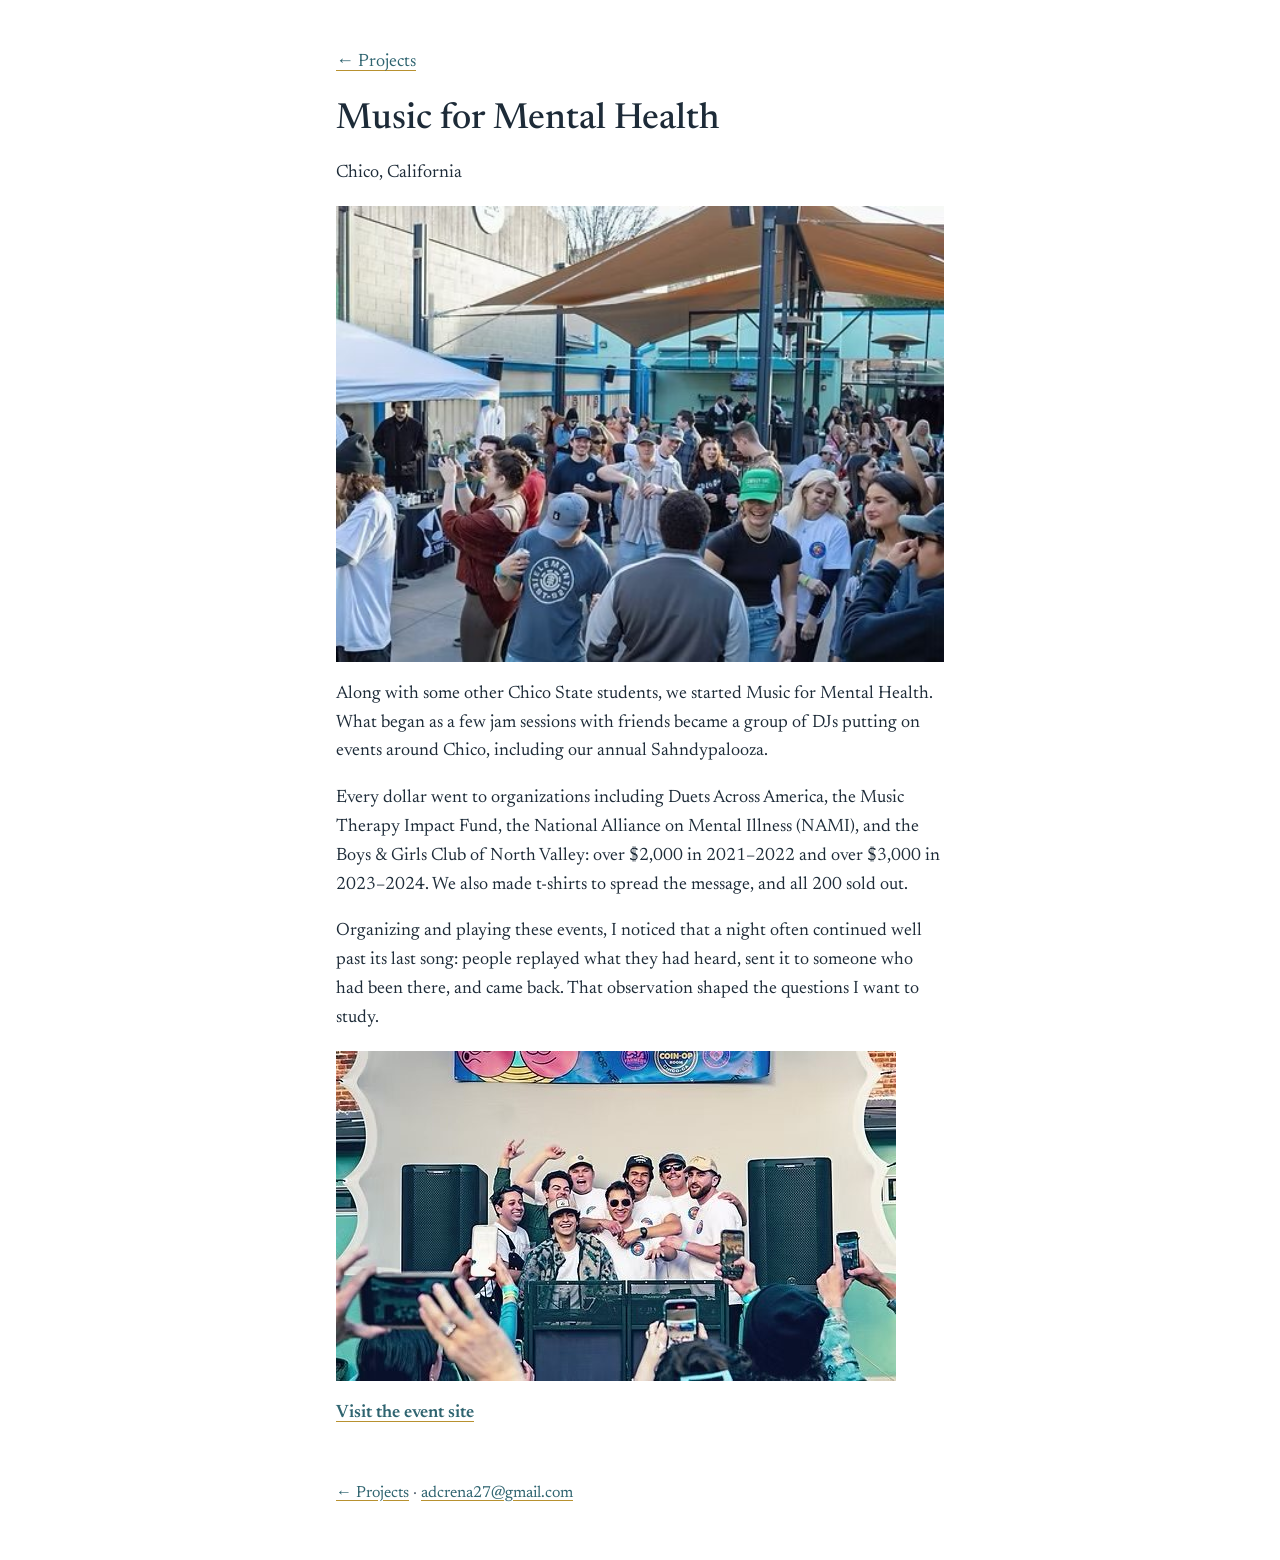
<file: projects/music-for-mental-health/index.html>
<!doctype html>
<html lang="en">
<head>
<meta charset="utf-8">
<meta name="viewport" content="width=device-width, initial-scale=1, viewport-fit=cover">
<title>Music for Mental Health · Andrew Crena</title>
<meta name="description" content="A group of Chico State DJs putting on community events that raised over $5,000 for mental health organizations.">
<link rel="icon" href="/assets/icon.svg" type="image/svg+xml">
<link rel="preconnect" href="https://fonts.googleapis.com">
<link rel="preconnect" href="https://fonts.gstatic.com" crossorigin>
<link href="https://fonts.googleapis.com/css2?family=Newsreader:ital,opsz,wght@0,6..72,400;0,6..72,500;0,6..72,600;1,6..72,400&display=swap" rel="stylesheet">
<link rel="stylesheet" href="../projects.css">
</head>
<body>
<main class="page">
  <p class="top"><a href="../">← Projects</a></p>
  <h1>Music for Mental Health</h1>
  <p class="intro">Chico, California <!-- TODO: years. The CV says July 2021 to April 2023; the Wix site says it started in 2020 and lists money raised in 2023–2024. --></p>

  <img src="../images/music-for-mental-health.jpg" width="1200" height="900" alt="A crowd dancing on an outdoor patio under shade sails at a Music for Mental Health event">

  <p>Along with some other Chico State students, we started Music for Mental Health. What began as a few jam sessions with friends became a group of DJs putting on events around Chico, including our annual Sahndypalooza.</p>

  <p>Every dollar went to organizations including Duets Across America, the Music Therapy Impact Fund, the National Alliance on Mental Illness (NAMI), and the Boys &amp; Girls Club of North Valley: over $2,000 in 2021–2022 and over $3,000 in 2023–2024. We also made t-shirts to spread the message, and all 200 sold out.</p>

  <p>Organizing and playing these events, I noticed that a night often continued well past its last song: people replayed what they had heard, sent it to someone who had been there, and came back. That observation shaped the questions I want to study.</p>

  <img src="../images/music-for-mental-health-2.jpg" width="560" height="330" loading="lazy" alt="Performers on stage between two speakers while the crowd holds up phones to film">

  <p><a class="button" href="https://adcrena27.wixsite.com/music-for-mental-hea">Visit the event site</a></p>

  <!-- TODO: anything else worth knowing: how many events, where they were held, who played. -->

  <footer><a href="../">← Projects</a> · <a href="mailto:adcrena27@gmail.com">adcrena27@gmail.com</a></footer>
</main>
</body>
</html>
</file>
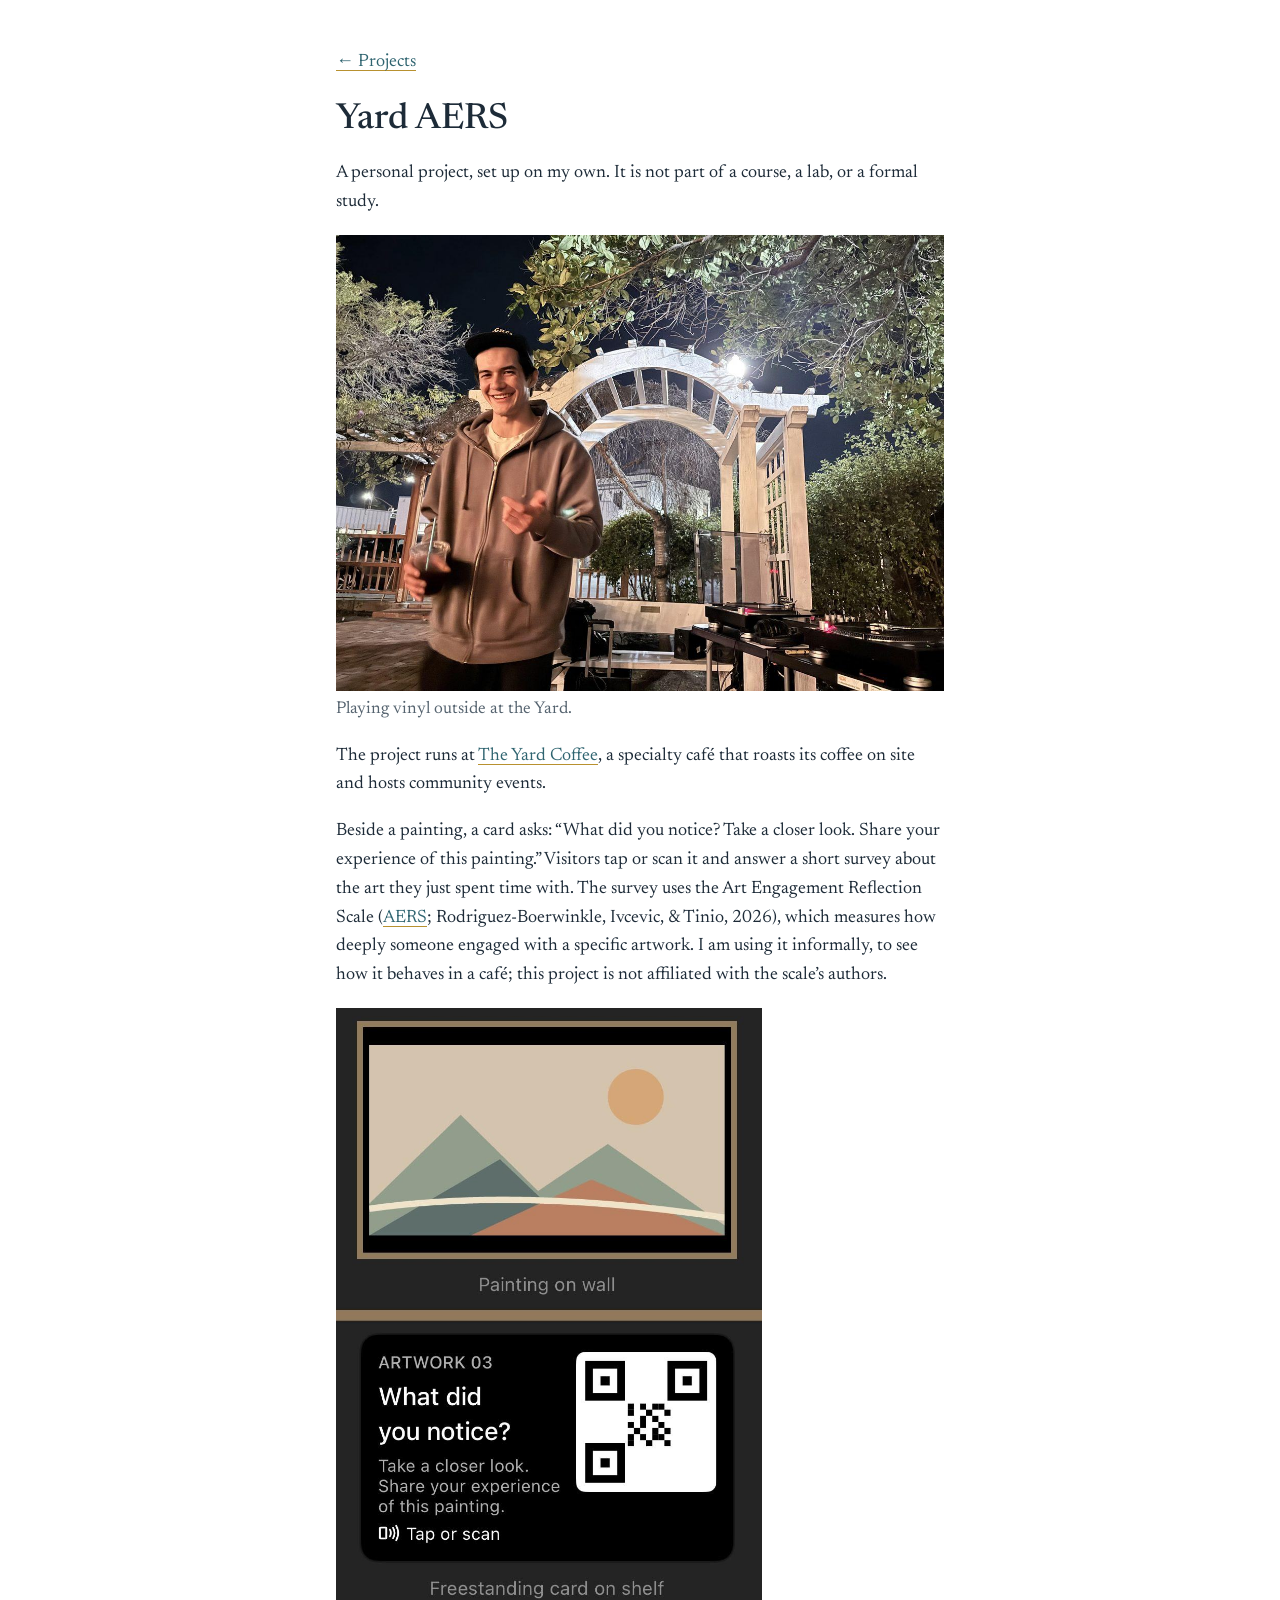
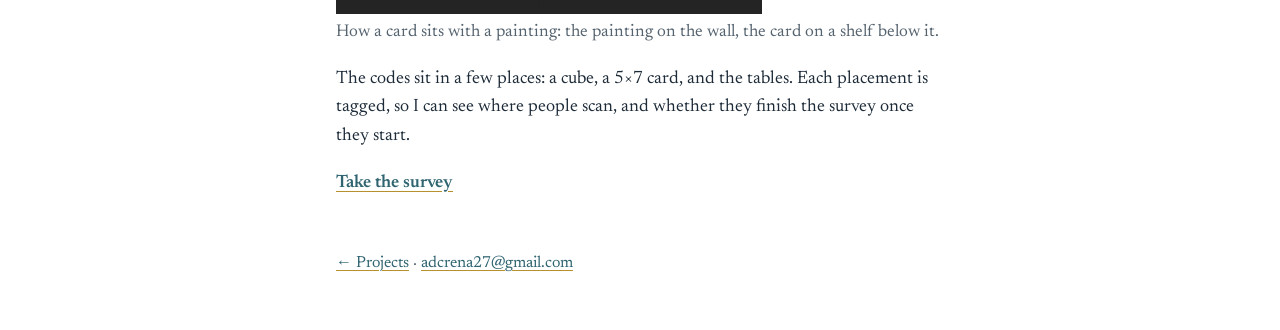
<file: projects/yard-aers/index.html>
<!doctype html>
<html lang="en">
<head>
<meta charset="utf-8">
<meta name="viewport" content="width=device-width, initial-scale=1, viewport-fit=cover">
<title>Yard AERS · Andrew Crena</title>
<meta name="description" content="A survey installation at The Yard Coffee: visitors reflect on how deeply they engaged with the art.">
<link rel="icon" href="/assets/icon.svg" type="image/svg+xml">
<link rel="preconnect" href="https://fonts.googleapis.com">
<link rel="preconnect" href="https://fonts.gstatic.com" crossorigin>
<link href="https://fonts.googleapis.com/css2?family=Newsreader:ital,opsz,wght@0,6..72,400;0,6..72,500;0,6..72,600;1,6..72,400&display=swap" rel="stylesheet">
<link rel="stylesheet" href="../projects.css">
</head>
<body>
<main class="page">
  <p class="top"><a href="../">← Projects</a></p>
  <h1>Yard AERS</h1>
  <p class="intro">A personal project, set up on my own. It is not part of a course, a lab, or a formal study.</p>

  <img src="../images/yard-aers.jpg" width="1200" height="900" alt="Playing vinyl outside at the Yard at night, turntables on a table beside a garden arbor">
  <p class="caption">Playing vinyl outside at the Yard.</p>

  <p>The project runs at <a href="https://www.theyard.coffee/">The Yard Coffee</a>, a specialty café that roasts its coffee on site and hosts community events. <!-- TODO: a sentence on what visitors see there, and whose work it is. --></p>

  <p>Beside a painting, a card asks: “What did you notice? Take a closer look. Share your experience of this painting.” Visitors tap or scan it and answer a short survey about the art they just spent time with. The survey uses the Art Engagement Reflection Scale (<a href="https://doi.org/10.3389/fpsyg.2026.1794908">AERS</a>; Rodriguez-Boerwinkle, Ivcevic, &amp; Tinio, 2026), which measures how deeply someone engaged with a specific artwork. I am using it informally, to see how it behaves in a café; this project is not affiliated with the scale’s authors.</p>

  <img src="../images/yard-aers-card-mockup.jpg" width="820" height="1167" loading="lazy" class="small" alt="Mock-up of the survey card: a painting on the wall above a freestanding card on a shelf that reads Artwork 03, What did you notice? Take a closer look. Share your experience of this painting. Tap or scan, with a QR code">
  <p class="caption">How a card sits with a painting: the painting on the wall, the card on a shelf below it.</p>

  <p>The codes sit in a few places: a cube, a 5×7 card, and the tables. Each placement is tagged, so I can see where people scan, and whether they finish the survey once they start.</p>

  <!-- TODO: what you hope to learn, or what you’ve found so far. -->

  <!-- ?src=projects-page keeps visits from this page separate from scans of the printed codes. -->
  <p><a class="button" href="/yard/?src=projects-page">Take the survey</a></p>

  <footer><a href="../">← Projects</a> · <a href="mailto:adcrena27@gmail.com">adcrena27@gmail.com</a></footer>
</main>
</body>
</html>
</file>
<file: projects/projects.css>
/* plain on purpose; same font and colours as the homepage */
:root { --bg:#fff; --ink:#1D2B38; --muted:#55636F; --accent:#2F6470; --sand:#B8912F; --rule:#C9D1D6; color-scheme:light; }
body { margin:0; background:var(--bg); color:var(--ink); font:1.125rem/1.6 "Newsreader", Georgia, "Times New Roman", serif; -webkit-text-size-adjust:100%; }
main { max-width:38rem; margin:0 auto; padding:1.5rem 1.25rem 3rem; }
a { color:var(--accent); text-decoration-color:var(--sand); text-underline-offset:.2em; }
h1 { font-size:2.25rem; font-weight:500; line-height:1.1; margin:.4em 0 .3em; }
h2 { font-size:1.4rem; font-weight:500; margin:2em 0 .4em; }
h3 { font-size:1.15rem; font-weight:600; margin:1.8em 0 .3em; }
hr { border:0; border-top:1px solid var(--rule); margin:2.2em 0; }
img { display:block; max-width:100%; height:auto; margin:.6em 0 .5em; }
img.small { max-width:70%; }
.links a, .top a, footer a { display:inline-block; padding:.35em 0; }
.caption { font-size:.95em; color:var(--muted); margin-top:-.2em; }
.button { font-weight:600; }
footer { margin-top:3em; font-size:1rem; color:var(--muted); }
</file>
